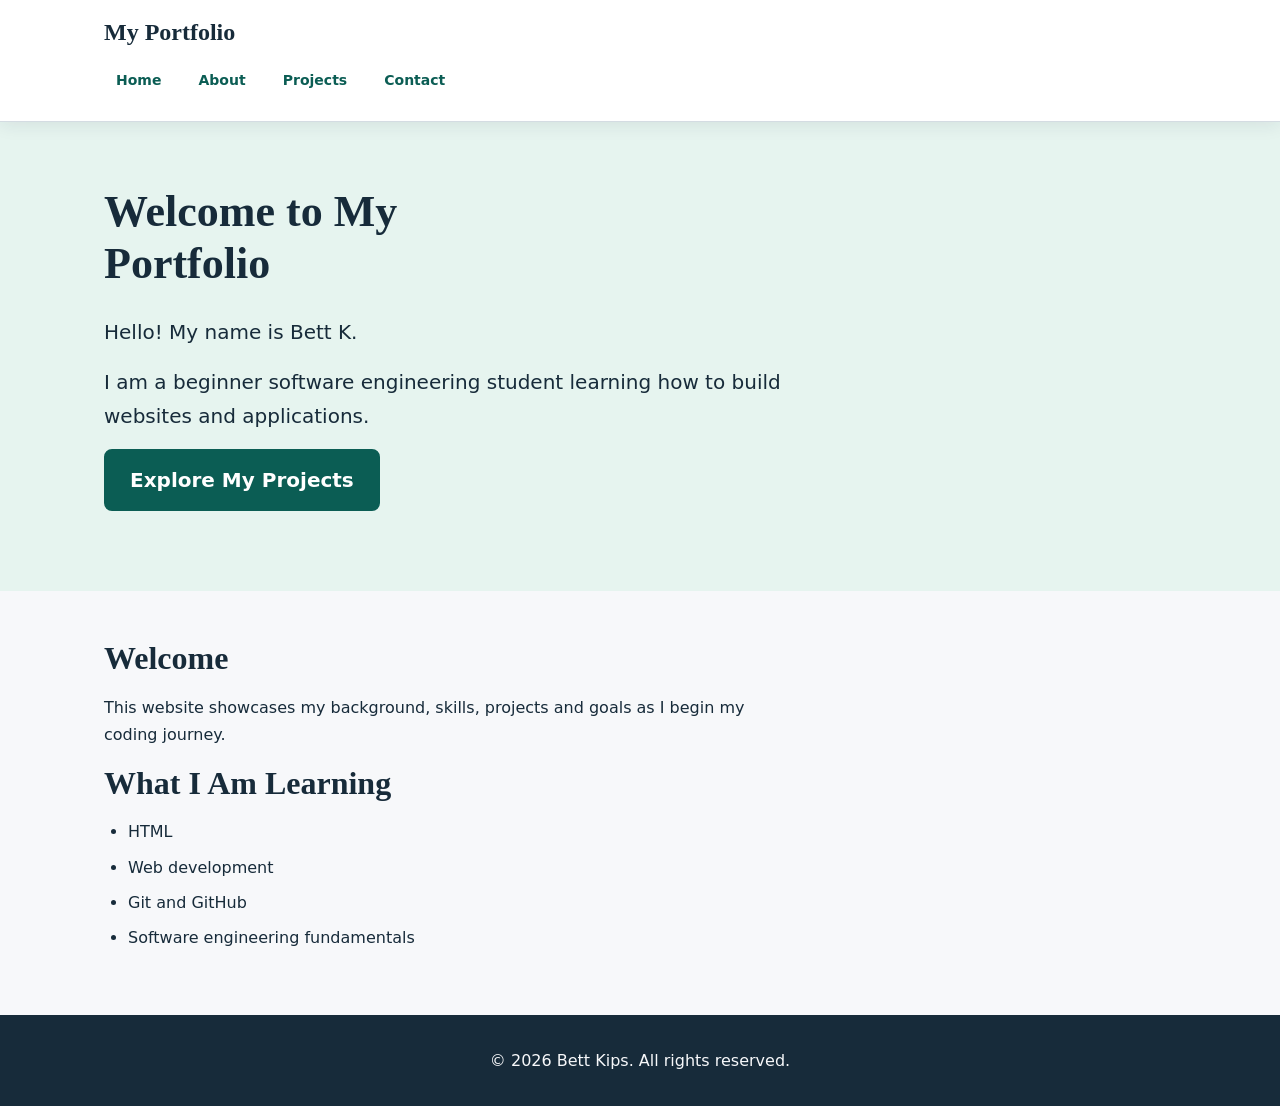
<file: index.html>
<!doctype html>
<html lang="en">
  <head>
    <meta charset="UTF-8" />
    <meta name="viewport" content="width=device-width, initial-scale=1.0" />
    <title>Welcome to Bett's Portfolio</title>
    <link rel="stylesheet" href="styles.css" />
  </head>

  <body>
    <!-- Shared Header -->
    <header class="site-header">
      <div class="container">
        <p class="site-title">
          <a href="index.html">My Portfolio</a>
        </p>

        <nav class="site-nav" aria-label="Main navigation">
          <a href="index.html">Home</a>
          <a href="about.html">About</a>
          <a href="projects.html">Projects</a>
          <a href="contact.html">Contact</a>
        </nav>
      </div>
    </header>

    <!-- Main Content -->
    <main>
      <!-- Introduction Hero Section -->
      <section class="hero">
        <div class="container">
          <h1>Welcome to My Portfolio</h1>
          <p>Hello! My name is Bett K.</p>

          <p>
            I am a beginner software engineering student learning how to build
            websites and applications.
          </p>

          <p>
            <a class="button" href="projects.html">Explore My Projects</a>
          </p>
        </div>
      </section>

      <!-- Other Home Page Content -->
      <section>
        <div class="container">
          <h2>Welcome</h2>
          <p>
            This website showcases my background, skills, projects and goals as
            I begin my coding journey.
          </p>

          <h2>What I Am Learning</h2>
          <ul>
            <li>HTML</li>
            <li>Web development</li>
            <li>Git and GitHub</li>
            <li>Software engineering fundamentals</li>
          </ul>
        </div>
      </section>
    </main>

    <!-- Shared Footer -->
    <footer class="site-footer">
      <div class="container">
        <p>&copy; 2026 Bett Kips. All rights reserved.</p>
      </div>
    </footer>
  </body>
</html>
</file>
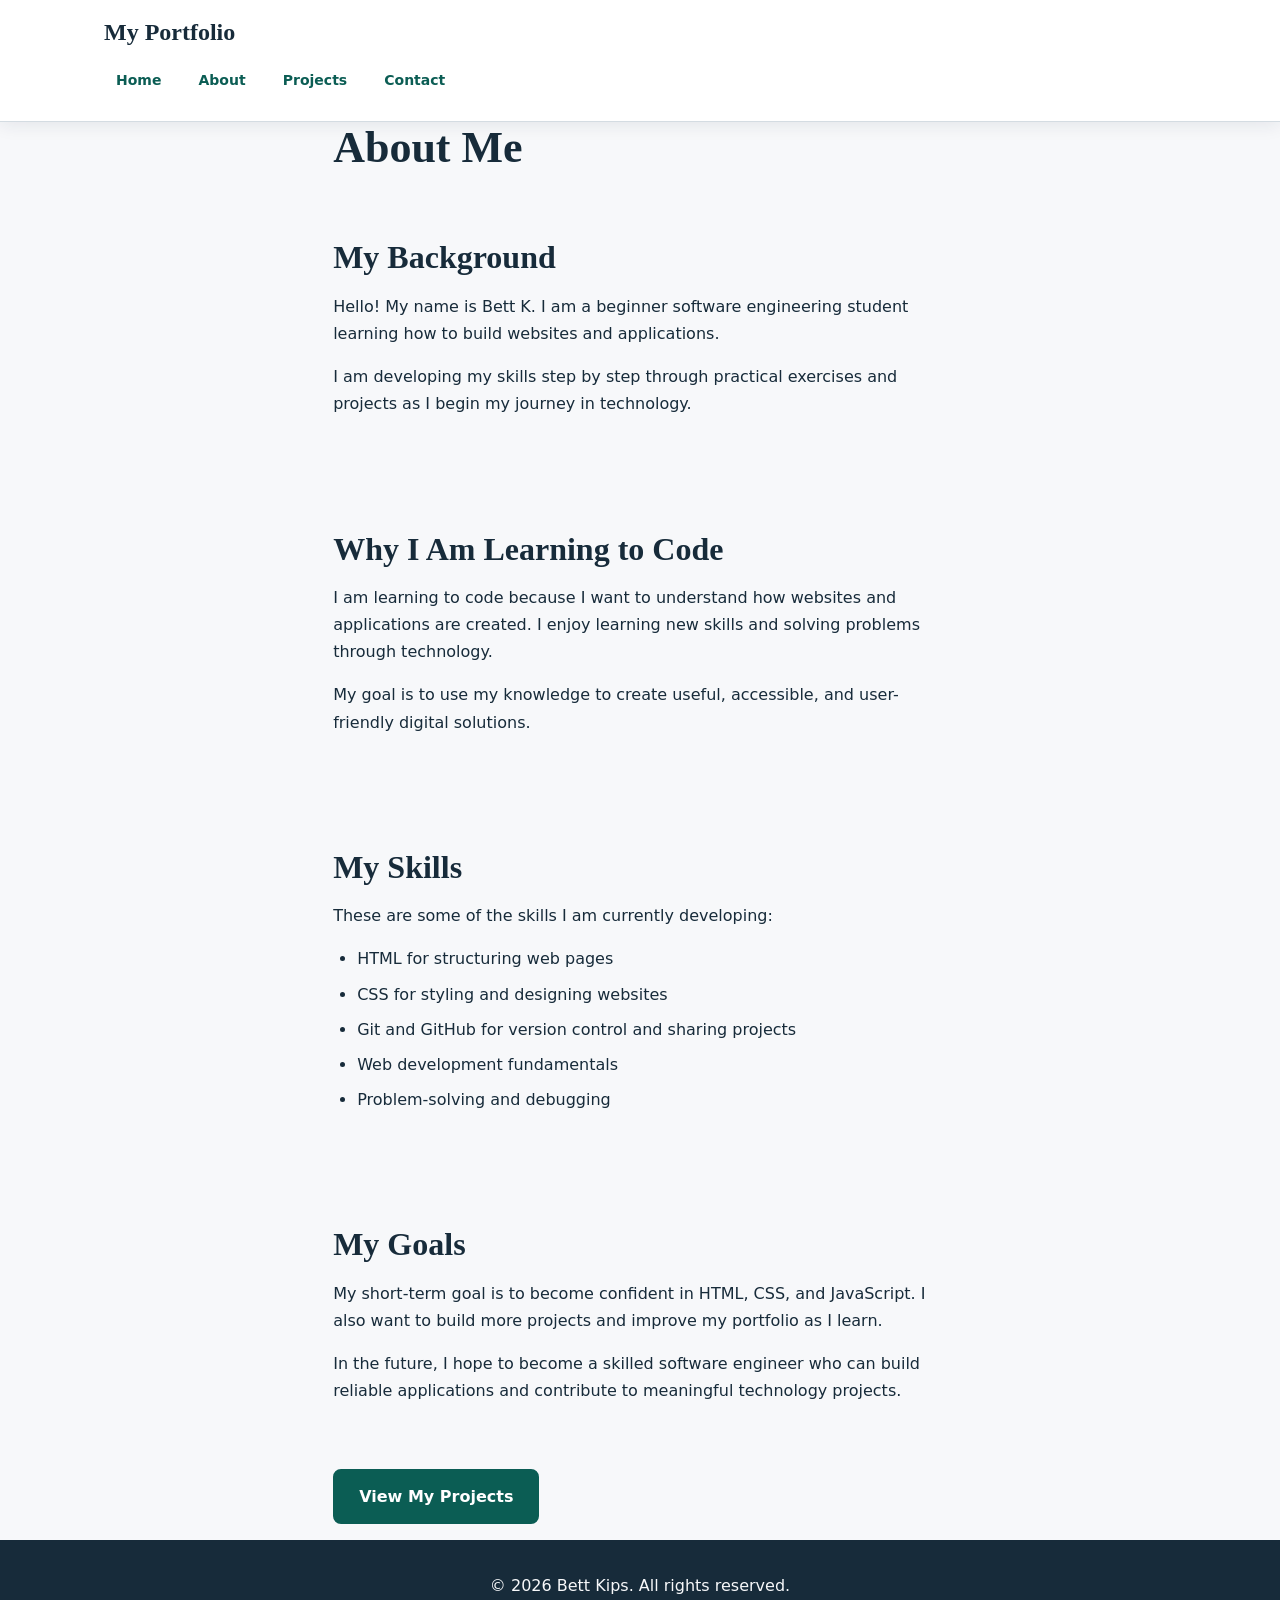
<file: about.html>
<!doctype html>
<html lang="en">
  <head>
    <meta charset="UTF-8" />
    <meta name="viewport" content="width=device-width, initial-scale=1.0" />
    <meta
      name="description"
      content="Learn about Bett Kips, a software engineering student, their background, skills, and goals."
    />
    <title>About Me | Bett's Portfolio</title>
    <link rel="stylesheet" href="styles.css" />
  </head>

  <body>
    <!-- Shared Header -->
    <header class="site-header">
      <div class="container">
        <p class="site-title">
          <a href="index.html">My Portfolio</a>
        </p>

        <nav class="site-nav" aria-label="Main navigation">
          <a href="index.html">Home</a>
          <a href="about.html" aria-current="page">About</a>
          <a href="projects.html">Projects</a>
          <a href="contact.html">Contact</a>
        </nav>
      </div>
    </header>

    <!-- Main About Content -->
    <main>
      <div class="container about-content">
        <h1>About Me</h1>

        <section>
          <h2>My Background</h2>
          <p>
            Hello! My name is Bett K. I am a beginner software engineering
            student learning how to build websites and applications.
          </p>
          <p>
            I am developing my skills step by step through practical exercises
            and projects as I begin my journey in technology.
          </p>
        </section>

        <section>
          <h2>Why I Am Learning to Code</h2>
          <p>
            I am learning to code because I want to understand how websites and
            applications are created. I enjoy learning new skills and solving
            problems through technology.
          </p>
          <p>
            My goal is to use my knowledge to create useful, accessible, and
            user-friendly digital solutions.
          </p>
        </section>

        <section>
          <h2>My Skills</h2>
          <p>These are some of the skills I am currently developing:</p>
          <ul>
            <li>HTML for structuring web pages</li>
            <li>CSS for styling and designing websites</li>
            <li>Git and GitHub for version control and sharing projects</li>
            <li>Web development fundamentals</li>
            <li>Problem-solving and debugging</li>
          </ul>
        </section>

        <section>
          <h2>My Goals</h2>
          <p>
            My short-term goal is to become confident in HTML, CSS, and
            JavaScript. I also want to build more projects and improve my
            portfolio as I learn.
          </p>
          <p>
            In the future, I hope to become a skilled software engineer who can
            build reliable applications and contribute to meaningful technology
            projects.
          </p>
        </section>

        <p>
          <a class="button" href="projects.html">View My Projects</a>
        </p>
      </div>
    </main>

    <!-- Shared Footer -->
    <footer class="site-footer">
      <div class="container">
        <p>&copy; 2026 Bett Kips. All rights reserved.</p>
      </div>
    </footer>
  </body>
</html>
</file>
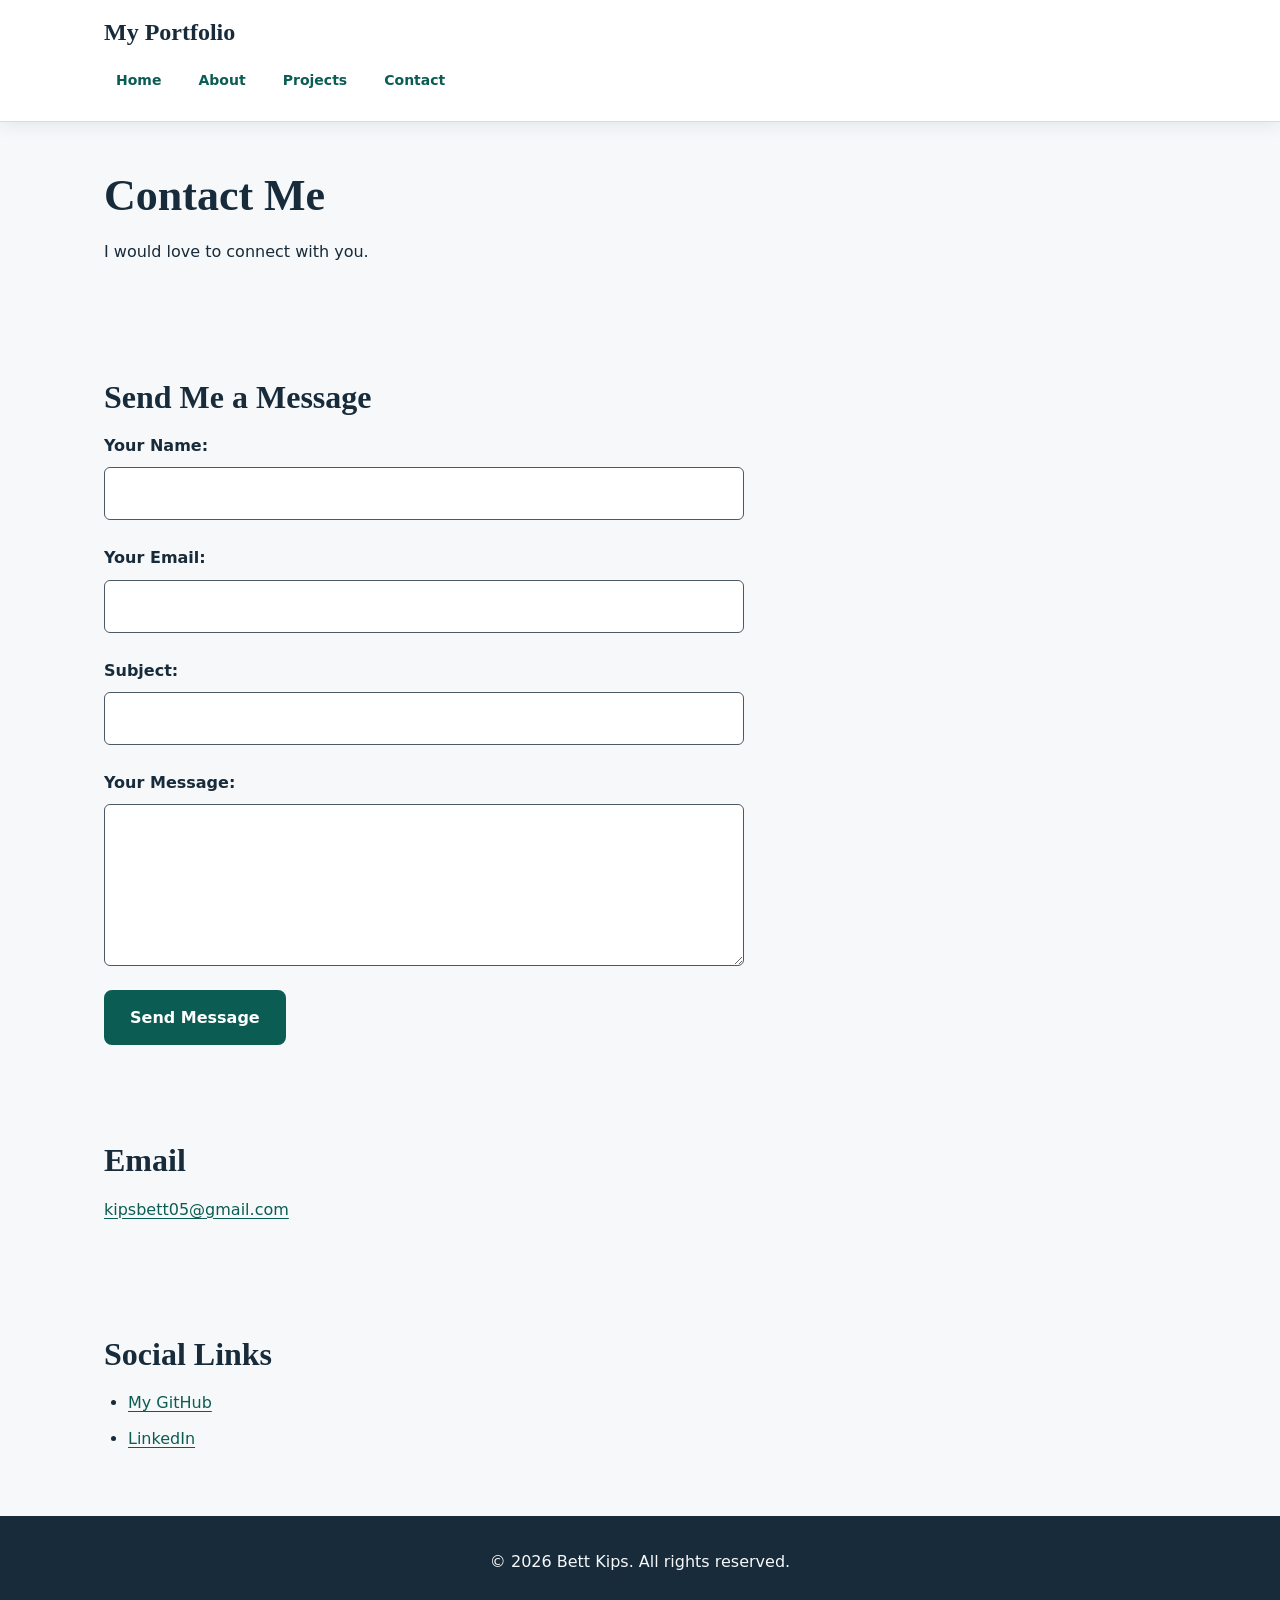
<file: contact.html>
<!doctype html>
<html lang="en">
  <head>
    <meta charset="UTF-8" />
    <meta name="viewport" content="width=device-width, initial-scale=1.0" />

    <meta
      name="description"
      content="Contact Bett Kips to connect about software engineering, web development, and projects."
    />

    <title>Contact Me | Bett's Portfolio</title>

    <link rel="stylesheet" href="styles.css" />
  </head>

  <body>
    <!-- Shared Header -->
    <header class="site-header">
      <div class="container">
        <p class="site-title">
          <a href="index.html">My Portfolio</a>
        </p>

        <nav class="site-nav" aria-label="Main navigation">
          <a href="index.html">Home</a>
          <a href="about.html">About</a>
          <a href="projects.html">Projects</a>
          <a href="contact.html" aria-current="page">Contact</a>
        </nav>
      </div>
    </header>

    <!-- Main Content -->
    <main>
      <div class="container">
        <section>
          <h1>Contact Me</h1>
          <p>I would love to connect with you.</p>
        </section>

        <!-- Contact Form -->
        <section>
          <h2>Send Me a Message</h2>

          <form class="contact-form" action="#" method="post">
            <div>
              <label for="name">Your Name:</label>
              <input
                type="text"
                id="name"
                name="name"
                autocomplete="name"
                required
              />
            </div>

            <div>
              <label for="email">Your Email:</label>
              <input
                type="email"
                id="email"
                name="email"
                autocomplete="email"
                required
              />
            </div>

            <div>
              <label for="subject">Subject:</label>
              <input type="text" id="subject" name="subject" required />
            </div>

            <div>
              <label for="message">Your Message:</label>
              <textarea
                id="message"
                name="message"
                rows="5"
                required
              ></textarea>
            </div>

            <button class="button" type="submit">Send Message</button>
          </form>
        </section>

        <!-- Email Contact -->
        <section>
          <h2>Email</h2>
          <p>
            <a href="mailto:kipsbett05@gmail.com"> kipsbett05@gmail.com </a>
          </p>
        </section>

        <!-- Social Links -->
        <section>
          <h2>Social Links</h2>
          <ul>
            <li>
              <a href="https://github.com/Bett-Kips">My GitHub</a>
            </li>
            <li>
              <a href="https://www.linkedin.com/">LinkedIn</a>
            </li>
          </ul>
        </section>
      </div>
    </main>

    <!-- Shared Footer -->
    <footer class="site-footer">
      <div class="container">
        <p>&copy; 2026 Bett Kips. All rights reserved.</p>
      </div>
    </footer>
  </body>
</html>
</file>
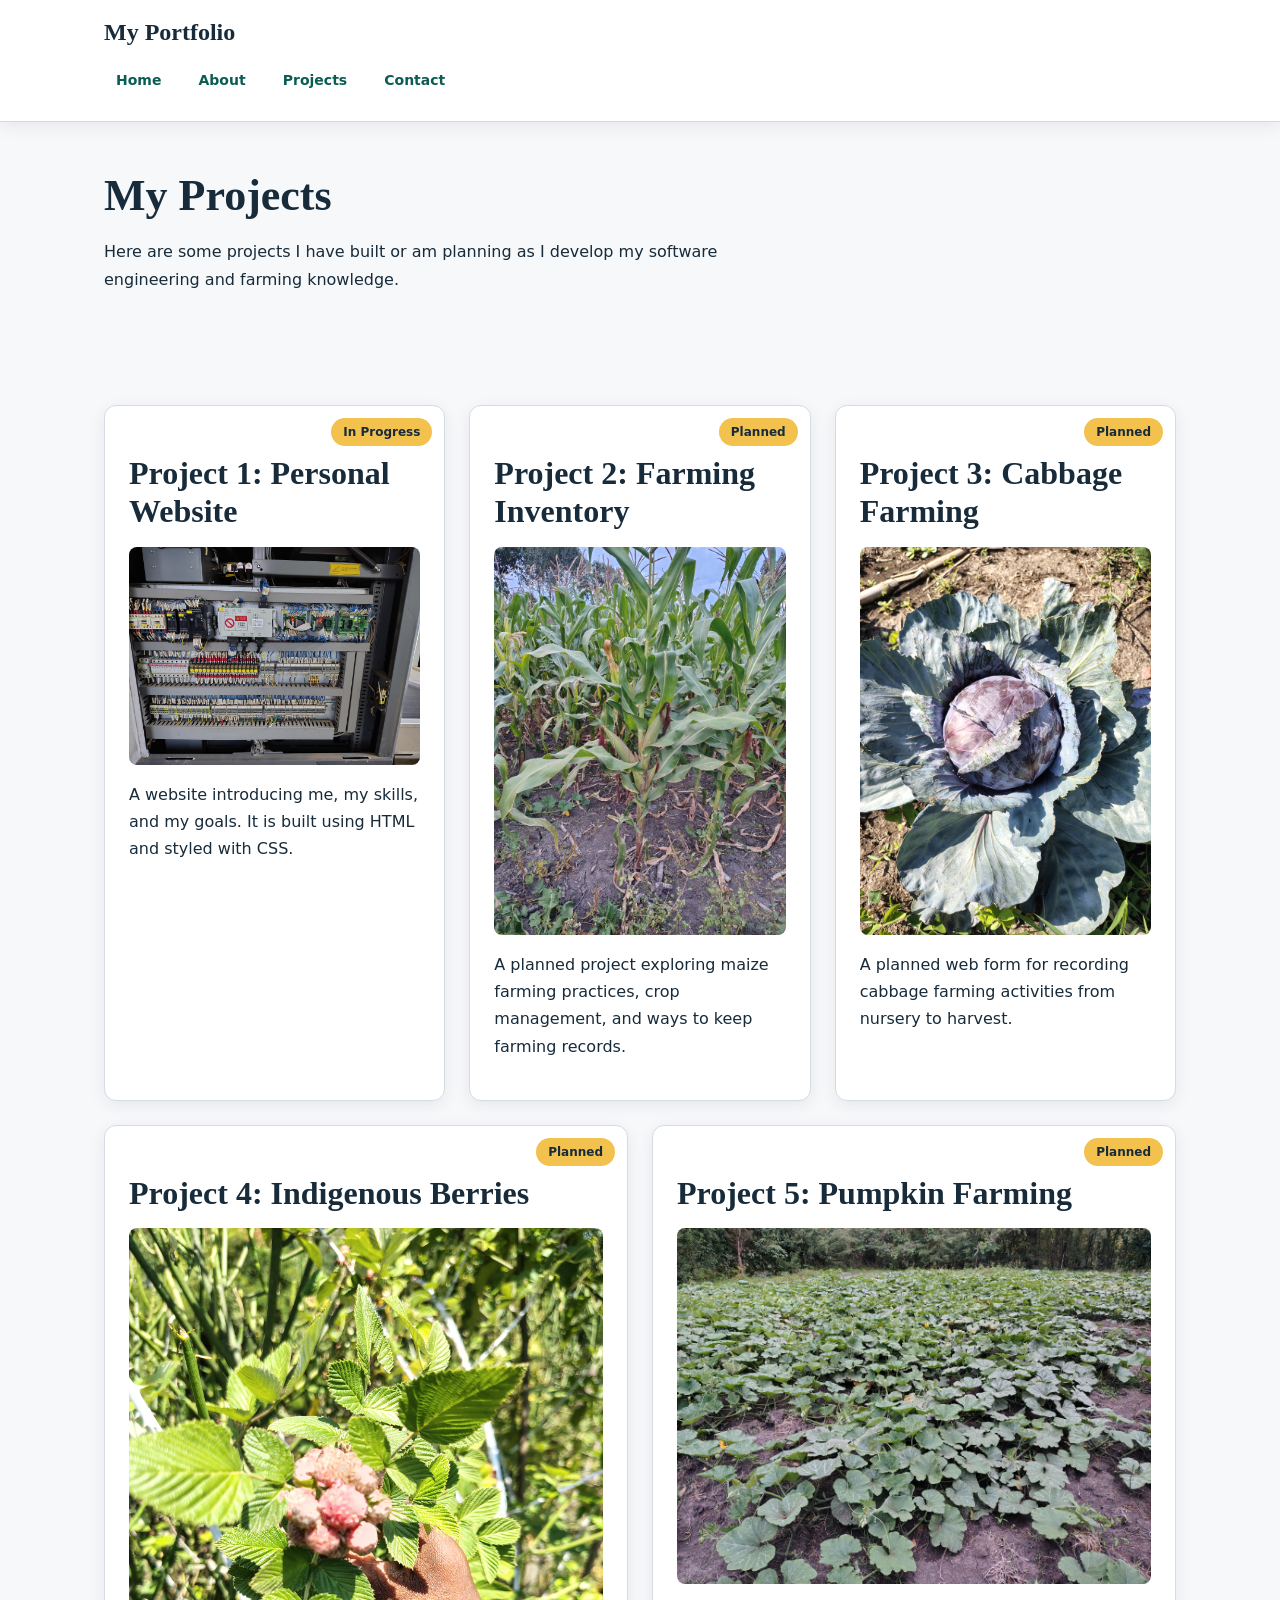
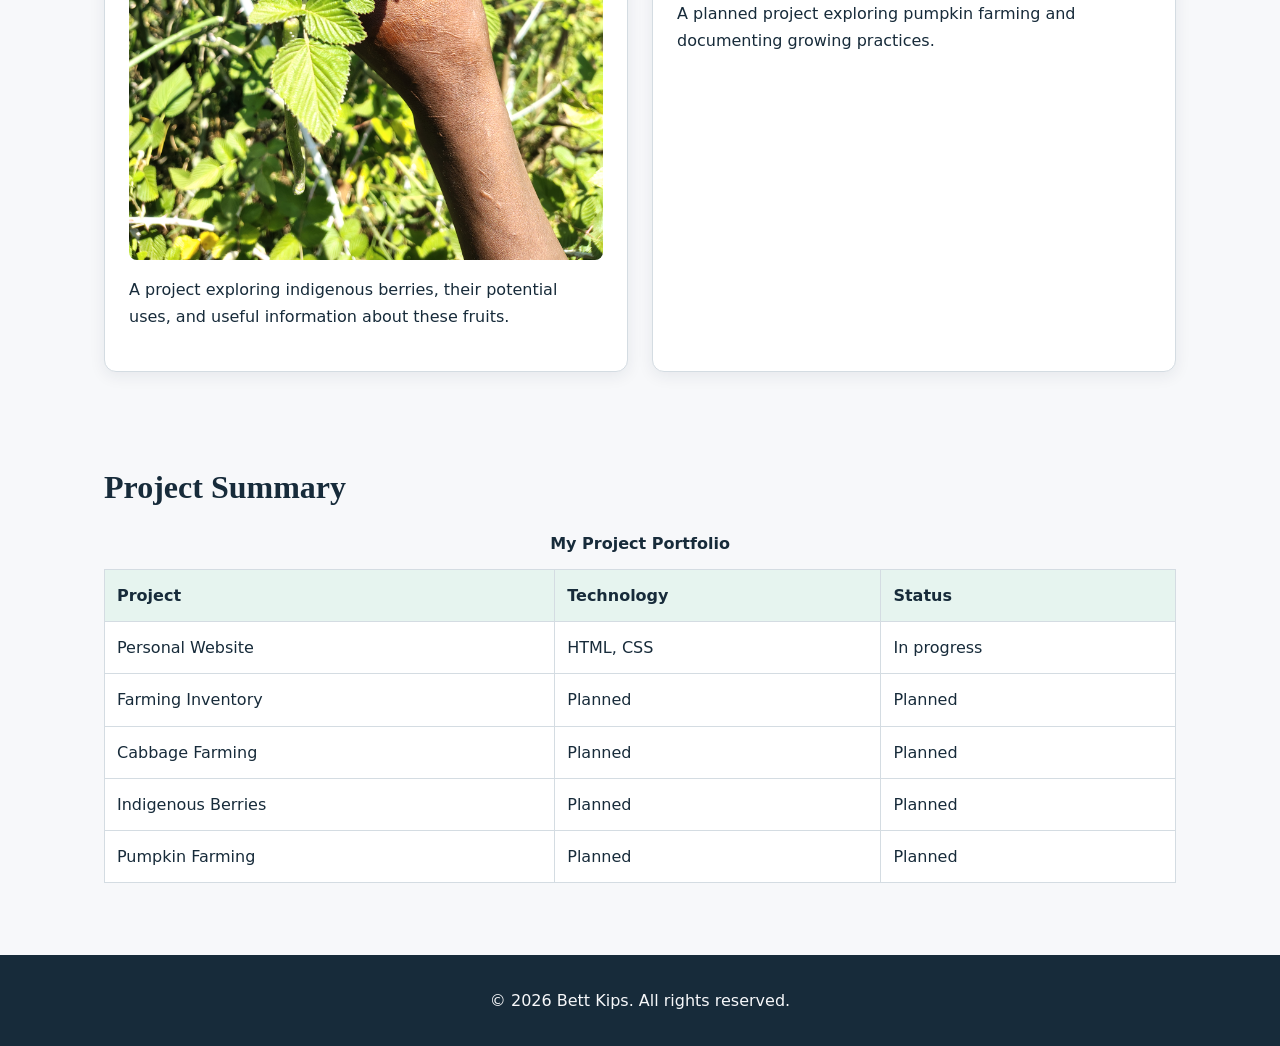
<file: projects.html>
<!doctype html>
<html lang="en">
  <head>
    <meta charset="UTF-8" />
    <meta name="viewport" content="width=device-width, initial-scale=1.0" />

    <title>My Projects | Bett's Portfolio</title>

    <meta
      name="description"
      content="Explore Bett Kips' web development projects, personal website, and farming projects."
    />

    <link rel="stylesheet" href="styles.css" />
  </head>

  <body>
    <!-- Shared Header -->
    <header class="site-header">
      <div class="container">
        <p class="site-title">
          <a href="index.html">My Portfolio</a>
        </p>

        <nav class="site-nav" aria-label="Main navigation">
          <a href="index.html">Home</a>
          <a href="about.html">About</a>
          <a href="projects.html" aria-current="page">Projects</a>
          <a href="contact.html">Contact</a>
        </nav>
      </div>
    </header>

    <!-- Main Content -->
    <main>
      <div class="container">
        <section>
          <h1>My Projects</h1>
          <p>
            Here are some projects I have built or am planning as I develop my
            software engineering and farming knowledge.
          </p>
        </section>

        <!-- Project Cards -->
        <section class="project-list" aria-label="My projects">
          <!-- Project 1 -->
          <article class="project-card">
            <span class="badge">In Progress</span>

            <h2>Project 1: Personal Website</h2>

            <img
              src="images/Panel Control Circuit2.jpg"
              alt="Image associated with my personal portfolio project"
              width="300"
              class="project-image"
            />

            <p>
              A website introducing me, my skills, and my goals. It is built
              using HTML and styled with CSS.
            </p>
          </article>

          <!-- Project 2 -->
          <article class="project-card">
            <span class="badge">Planned</span>

            <h2>Project 2: Farming Inventory</h2>

            <img
              src="images/Farming DK77 at best.jpg"
              alt="DK77 maize farming"
              width="300"
              class="project-image"
            />

            <p>
              A planned project exploring maize farming practices, crop
              management, and ways to keep farming records.
            </p>
          </article>

          <!-- Project 3 -->
          <article class="project-card">
            <span class="badge">Planned</span>

            <h2>Project 3: Cabbage Farming</h2>

            <img
              src="images/Farmingred cabbage.jpg"
              alt="Red cabbage crop"
              width="300"
              class="project-image"
            />

            <p>
              A planned web form for recording cabbage farming activities from
              nursery to harvest.
            </p>
          </article>

          <!-- Project 4 -->
          <article class="project-card">
            <span class="badge">Planned</span>

            <h2>Project 4: Indigenous Berries</h2>

            <img
              src="images/Indigenous berries.jpg"
              alt="Indigenous wild berries"
              width="400"
              class="project-image"
            />

            <p>
              A project exploring indigenous berries, their potential uses, and
              useful information about these fruits.
            </p>
          </article>

          <!-- Project 5 -->
          <article class="project-card">
            <span class="badge">Planned</span>

            <h2>Project 5: Pumpkin Farming</h2>

            <img
              src="images/Farmingmalenge trials.jpg"
              alt="Pumpkin farming trials"
              width="400"
              class="project-image"
            />

            <p>
              A planned project exploring pumpkin farming and documenting
              growing practices.
            </p>
          </article>
        </section>

        <!-- Project Summary Table -->
        <section>
          <h2>Project Summary</h2>

          <table class="project-table">
            <caption>
              My Project Portfolio
            </caption>

            <thead>
              <tr>
                <th scope="col">Project</th>
                <th scope="col">Technology</th>
                <th scope="col">Status</th>
              </tr>
            </thead>

            <tbody>
              <tr>
                <td>Personal Website</td>
                <td>HTML, CSS</td>
                <td>In progress</td>
              </tr>

              <tr>
                <td>Farming Inventory</td>
                <td>Planned</td>
                <td>Planned</td>
              </tr>

              <tr>
                <td>Cabbage Farming</td>
                <td>Planned</td>
                <td>Planned</td>
              </tr>

              <tr>
                <td>Indigenous Berries</td>
                <td>Planned</td>
                <td>Planned</td>
              </tr>

              <tr>
                <td>Pumpkin Farming</td>
                <td>Planned</td>
                <td>Planned</td>
              </tr>
            </tbody>
          </table>
        </section>
      </div>
    </main>

    <!-- Shared Footer -->
    <footer class="site-footer">
      <div class="container">
        <p>&copy; 2026 Bett Kips. All rights reserved.</p>
      </div>
    </footer>
  </body>
</html>
</file>
<file: styles.css>
/* 1. DESIGN TOKENS */
:root {
  /* Colours */
  --color-primary: #0b5d54;
  --color-primary-dark: #08463f;
  --color-text: #172b3a;
  --color-muted: #4b5965;
  --color-background: #f7f8fa;
  --color-surface: #ffffff;
  --color-featured: #e6f4ef;
  --color-accent: #f2c14e;
  --color-footer: #172b3a;
  --color-footer-text: #f7f8fa;
  --color-border: #d4dce2;

  /* Typography scale */
  --font-xs: 0.75rem;
  --font-sm: 0.875rem;
  --font-base: 1rem;
  --font-lg: 1.25rem;
  --font-xl: 1.5rem;
  --font-2xl: 2rem;
  --font-3xl: 2.75rem;

  /* Spacing scale */
  --space-1: 0.25rem;
  --space-2: 0.5rem;
  --space-3: 0.75rem;
  --space-4: 1rem;
  --space-6: 1.5rem;
  --space-8: 2rem;
  --space-12: 3rem;
  --space-16: 4rem;

  /* Layout */
  --container-width: 70rem;
  --content-width: 65ch;
  --radius: 0.75rem;
  --shadow: 0 0.25rem 1rem rgb(23 43 58 / 8%);

  /* Fonts */
  --font-body:
    system-ui, -apple-system, BlinkMacSystemFont, "Segoe UI", sans-serif;
  --font-heading: Georgia, "Times New Roman", serif;

  /* Motion */
  --transition: 180ms ease;
}

/* 2. RESET */
*,
*::before,
*::after {
  box-sizing: border-box;
}

html {
  scroll-padding-top: 7rem;
}

body {
  margin: 0;
  font-family: var(--font-body);
  font-size: var(--font-base);
  line-height: 1.7;
  color: var(--color-text);
  background: var(--color-background);
  overflow-wrap: anywhere;
}

img,
video {
  display: block;
  max-width: 100%;
  height: auto;
}

input,
textarea,
select,
button {
  font: inherit;
}

/* 3. TYPOGRAPHY */
h1,
h2,
h3,
h4 {
  margin-top: 0;
  margin-bottom: var(--space-4);
  font-family: var(--font-heading);
  line-height: 1.2;
  color: var(--color-text);
  overflow-wrap: anywhere;
}

h1 {
  font-size: var(--font-3xl);
}

h2 {
  font-size: var(--font-2xl);
}

h3 {
  font-size: var(--font-xl);
}

h4 {
  font-size: var(--font-lg);
}

p {
  max-width: var(--content-width);
  margin-top: 0;
  margin-bottom: var(--space-4);
}

ul,
ol {
  padding-left: var(--space-6);
}

li {
  margin-bottom: var(--space-2);
}

small,
.text-muted {
  color: var(--color-muted);
}

a {
  color: var(--color-primary);
  text-underline-offset: 0.2em;
  transition: color var(--transition);
}

a:hover {
  color: var(--color-primary-dark);
}

a:focus-visible,
button:focus-visible,
input:focus-visible,
textarea:focus-visible,
select:focus-visible {
  outline: 3px solid var(--color-primary);
  outline-offset: 3px;
}

/* 4. SHARED LAYOUT */
.container {
  width: 100%;
  max-width: var(--container-width);
  margin: 0 auto;
  padding-right: var(--space-6);
  padding-left: var(--space-6);
}

section {
  padding-top: var(--space-12);
  padding-bottom: var(--space-12);
  scroll-margin-top: 7rem;
}

.section-heading {
  margin-bottom: var(--space-6);
}

.site-header {
  position: sticky;
  top: 0;
  z-index: 10;
  background: var(--color-surface);
  border-bottom: 1px solid var(--color-border);
  box-shadow: var(--shadow);
}

.site-header .container {
  padding-top: var(--space-3);
  padding-bottom: var(--space-3);
}

.site-title {
  margin-bottom: var(--space-2);
  font-family: var(--font-heading);
  font-size: var(--font-xl);
  font-weight: 700;
}

.site-title a {
  color: var(--color-text);
  text-decoration: none;
}

.site-nav a {
  display: inline-block;
  margin-right: var(--space-2);
  margin-bottom: var(--space-2);
  padding: var(--space-2) var(--space-3);
  border-radius: 0.375rem;
  font-size: var(--font-sm);
  font-weight: 600;
  text-decoration: none;
}

.site-nav a:hover,
.site-nav a:focus-visible {
  color: var(--color-primary-dark);
  background: var(--color-featured);
}

main {
  min-height: 60vh;
}

.site-footer {
  padding: var(--space-8) var(--space-4);
  color: var(--color-footer-text);
  background: var(--color-footer);
  text-align: center;
}

.site-footer p {
  margin: 0 auto;
}

.site-footer a {
  color: var(--color-footer-text);
}

.site-footer a:hover {
  color: var(--color-accent);
}

/* 5. HOME PAGE */
.hero {
  padding-top: var(--space-16);
  padding-bottom: var(--space-16);
  background: var(--color-featured);
}

.hero h1 {
  max-width: 18ch;
  margin-bottom: var(--space-6);
}

.hero p {
  max-width: 60ch;
  font-size: var(--font-lg);
}

.hero img {
  margin-top: var(--space-6);
  border-radius: var(--radius);
}

/* 6. ABOUT PAGE */
.about-content {
  max-width: var(--content-width);
  margin: 0 auto;
}

.about-content img {
  margin-bottom: var(--space-6);
  border-radius: var(--radius);
}

/* 7. PROJECT CARDS */
.project-list {
  display: flex;
  flex-wrap: wrap;
  gap: var(--space-6);
  align-items: stretch;
}

.project-card {
  position: relative;
  flex: 1 1 18rem;
  min-width: 0;
  padding: var(--space-8) var(--space-6) var(--space-6);
  border: 1px solid var(--color-border);
  border-radius: var(--radius);
  background: var(--color-surface);
  box-shadow: var(--shadow);
  transition:
    transform var(--transition),
    box-shadow var(--transition);
}

.project-card:hover {
  transform: translateY(-3px);
  box-shadow: 0 0.5rem 1.5rem rgb(23 43 58 / 12%);
}

.project-card h2,
.project-card h3 {
  margin-top: var(--space-4);
}

.project-card p {
  max-width: var(--content-width);
}

.project-card img {
  width: 100%;
  margin-bottom: var(--space-4);
  border-radius: 0.5rem;
}

.badge {
  position: absolute;
  top: var(--space-3);
  right: var(--space-3);
  max-width: calc(100% - 2rem);
  padding: var(--space-1) var(--space-3);
  border-radius: 999px;
  color: var(--color-text);
  background: var(--color-accent);
  font-size: var(--font-xs);
  font-weight: 700;
}
/* Project images */
.project-image {
  margin: var(--space-4) 0;
  border-radius: var(--radius);
}

/* Project summary table */
.project-table {
  width: 100%;
  border-collapse: collapse;
  margin: var(--space-6) 0;
  background: var(--color-surface);
}

.project-table caption {
  font-weight: 700;
  margin-bottom: var(--space-3);
}

.project-table th,
.project-table td {
  border: 1px solid var(--color-border);
  padding: var(--space-3);
  text-align: left;
}

.project-table th {
  color: var(--color-text);
  background: var(--color-featured);
}

/* 8. BUTTONS */
.button {
  display: inline-block;
  max-width: 100%;
  padding: var(--space-3) var(--space-6);
  border: 2px solid var(--color-primary);
  border-radius: 0.5rem;
  color: #ffffff;
  background: var(--color-primary);
  font-weight: 700;
  text-align: center;
  text-decoration: none;
  cursor: pointer;
  transition:
    background-color var(--transition),
    border-color var(--transition),
    color var(--transition);
}

.button:hover {
  border-color: var(--color-primary-dark);
  color: #ffffff;
  background: var(--color-primary-dark);
}

.button:focus-visible {
  outline: 3px solid var(--color-primary-dark);
  outline-offset: 3px;
}

/* 9. CONTACT FORM */
.contact-form {
  width: 100%;
  max-width: 40rem;
}

.contact-form label {
  display: block;
  margin-bottom: var(--space-2);
  font-weight: 600;
}

.contact-form input,
.contact-form textarea,
.contact-form select {
  display: block;
  width: 100%;
  max-width: 100%;
  margin-bottom: var(--space-6);
  padding: var(--space-3);
  border: 1px solid var(--color-muted);
  border-radius: 0.375rem;
  color: var(--color-text);
  background: var(--color-surface);
}

.contact-form textarea {
  min-height: 8rem;
  resize: vertical;
}

.contact-form input:focus-visible,
.contact-form textarea:focus-visible,
.contact-form select:focus-visible {
  border-color: var(--color-primary);
}

/* 10. REDUCED MOTION */
@media (prefers-reduced-motion: reduce) {
  *,
  *::before,
  *::after {
    scroll-behavior: auto !important;
    animation-duration: 0.01ms !important;
    animation-iteration-count: 1 !important;
    transition-duration: 0.01ms !important;
  }
}
</file>
